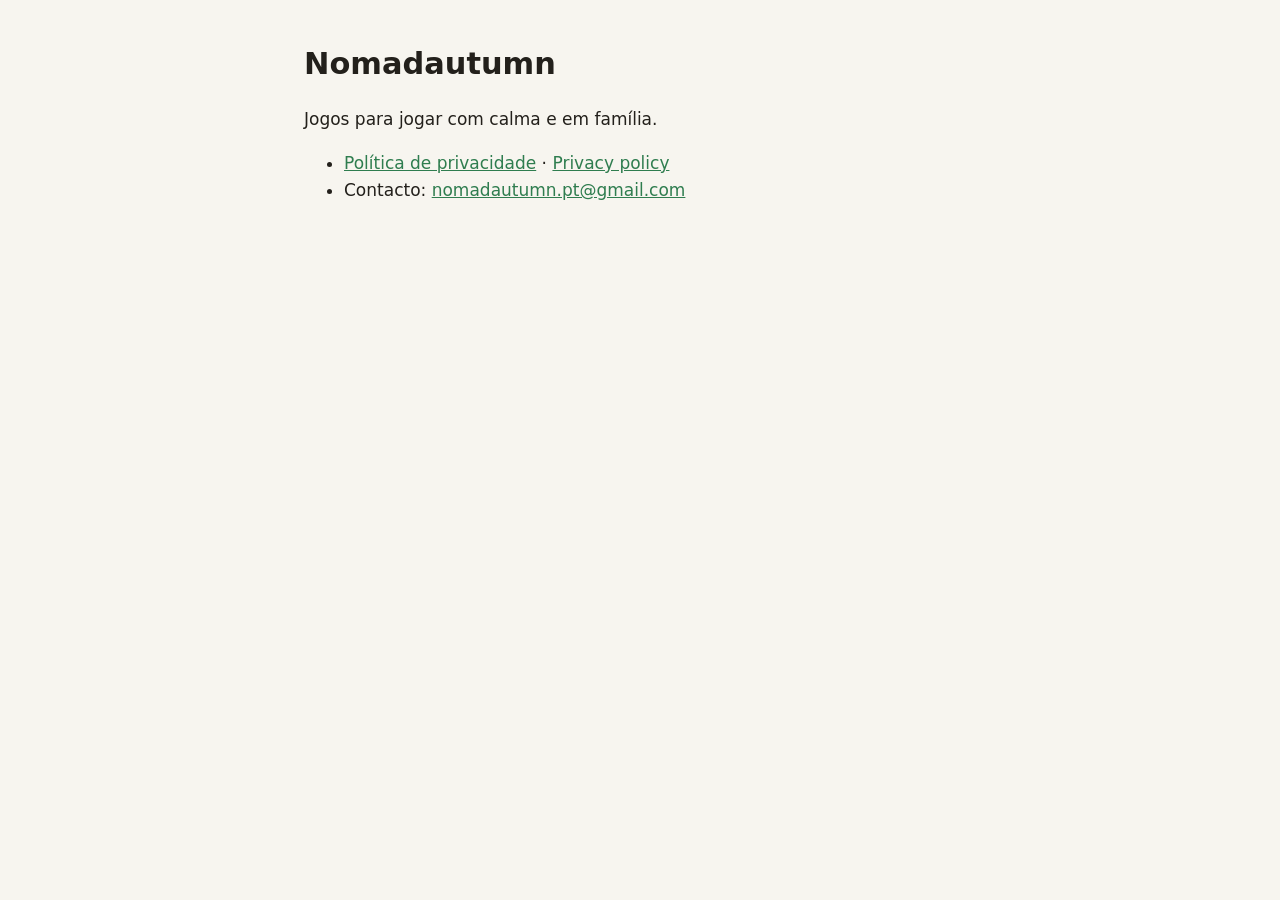
<file: index.html>
<!doctype html>
<html lang="pt-PT">
<head>
<meta charset="utf-8">
<meta name="viewport" content="width=device-width, initial-scale=1">
<title>Nomadautumn</title>
<link rel="stylesheet" href="estilo.css">
</head>
<body>
<main>
<h1>Nomadautumn</h1>
<p>Jogos para jogar com calma e em família.</p>
<ul>
<li><a href="privacidade.html">Política de privacidade</a> · <a href="privacy.html">Privacy policy</a></li>
<li>Contacto: <a href="mailto:nomadautumn.pt@gmail.com">nomadautumn.pt@gmail.com</a></li>
</ul>
</main>
</body>
</html>
</file>
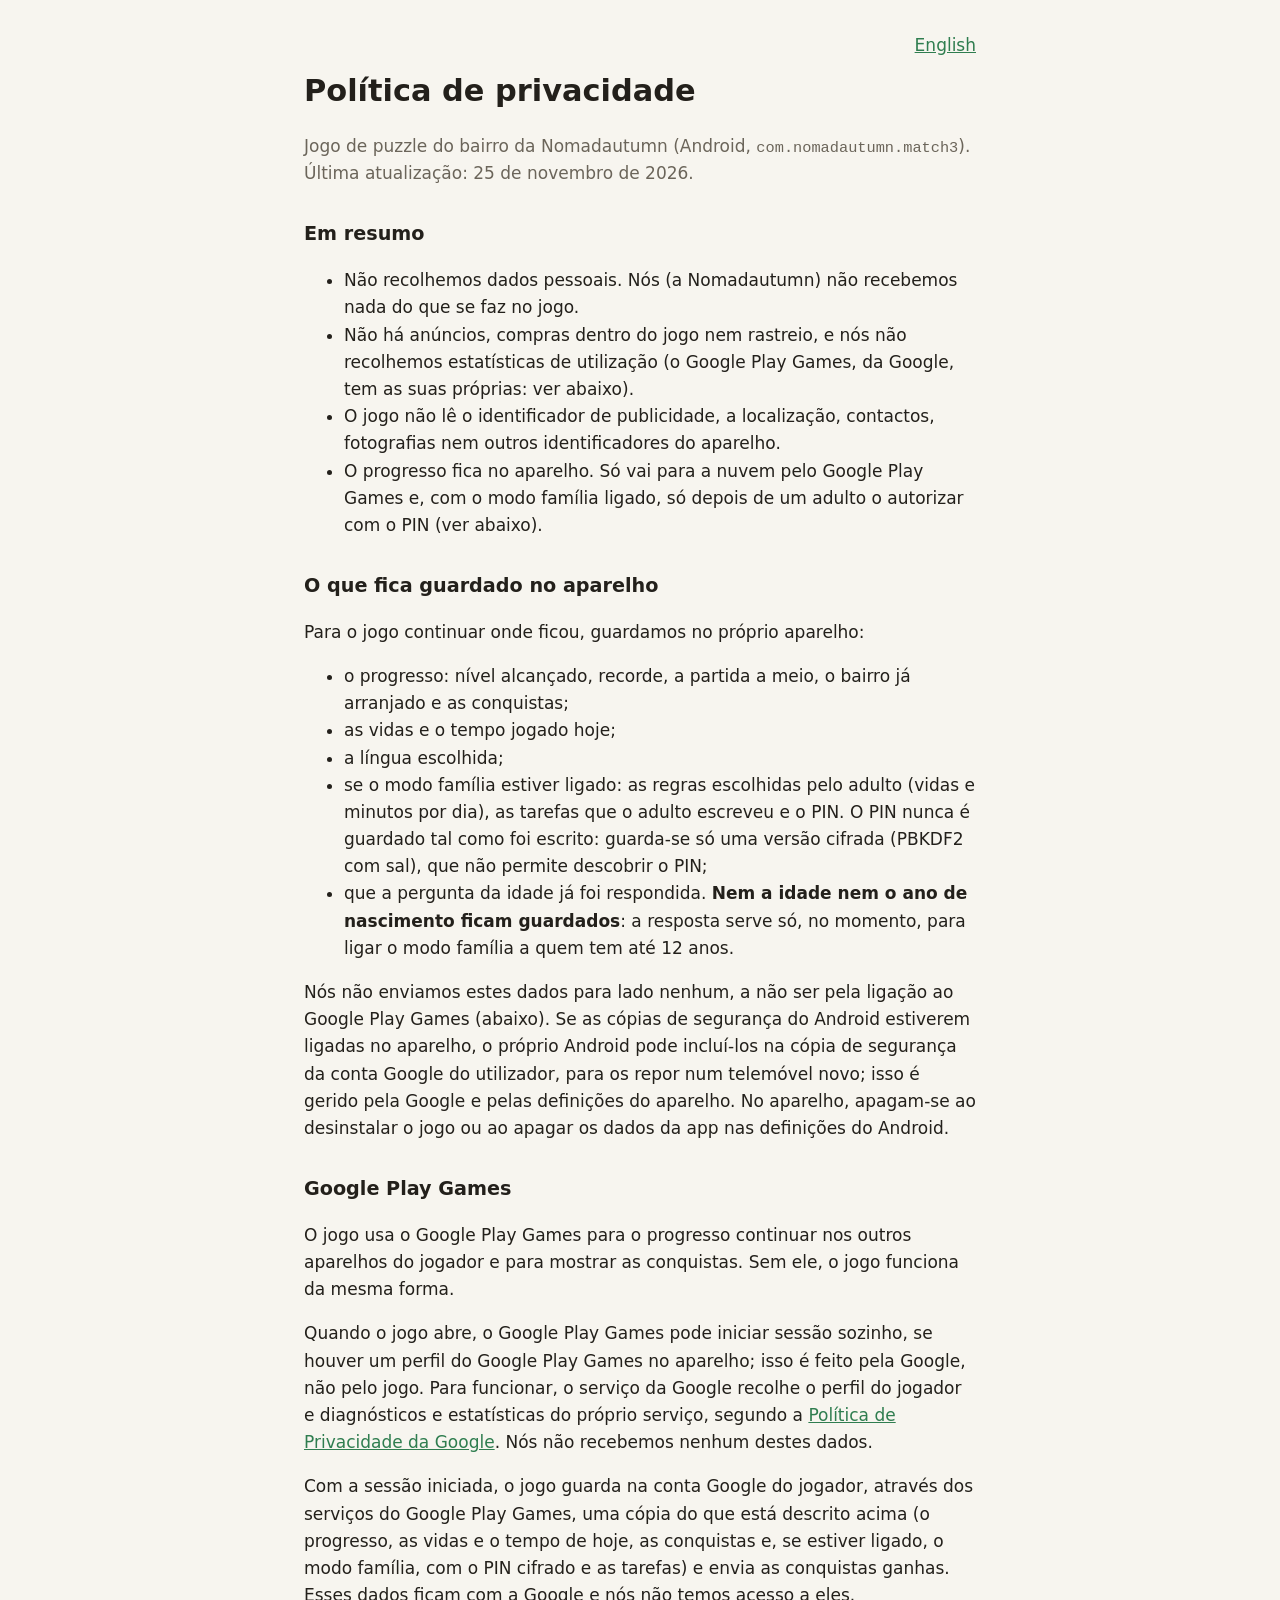
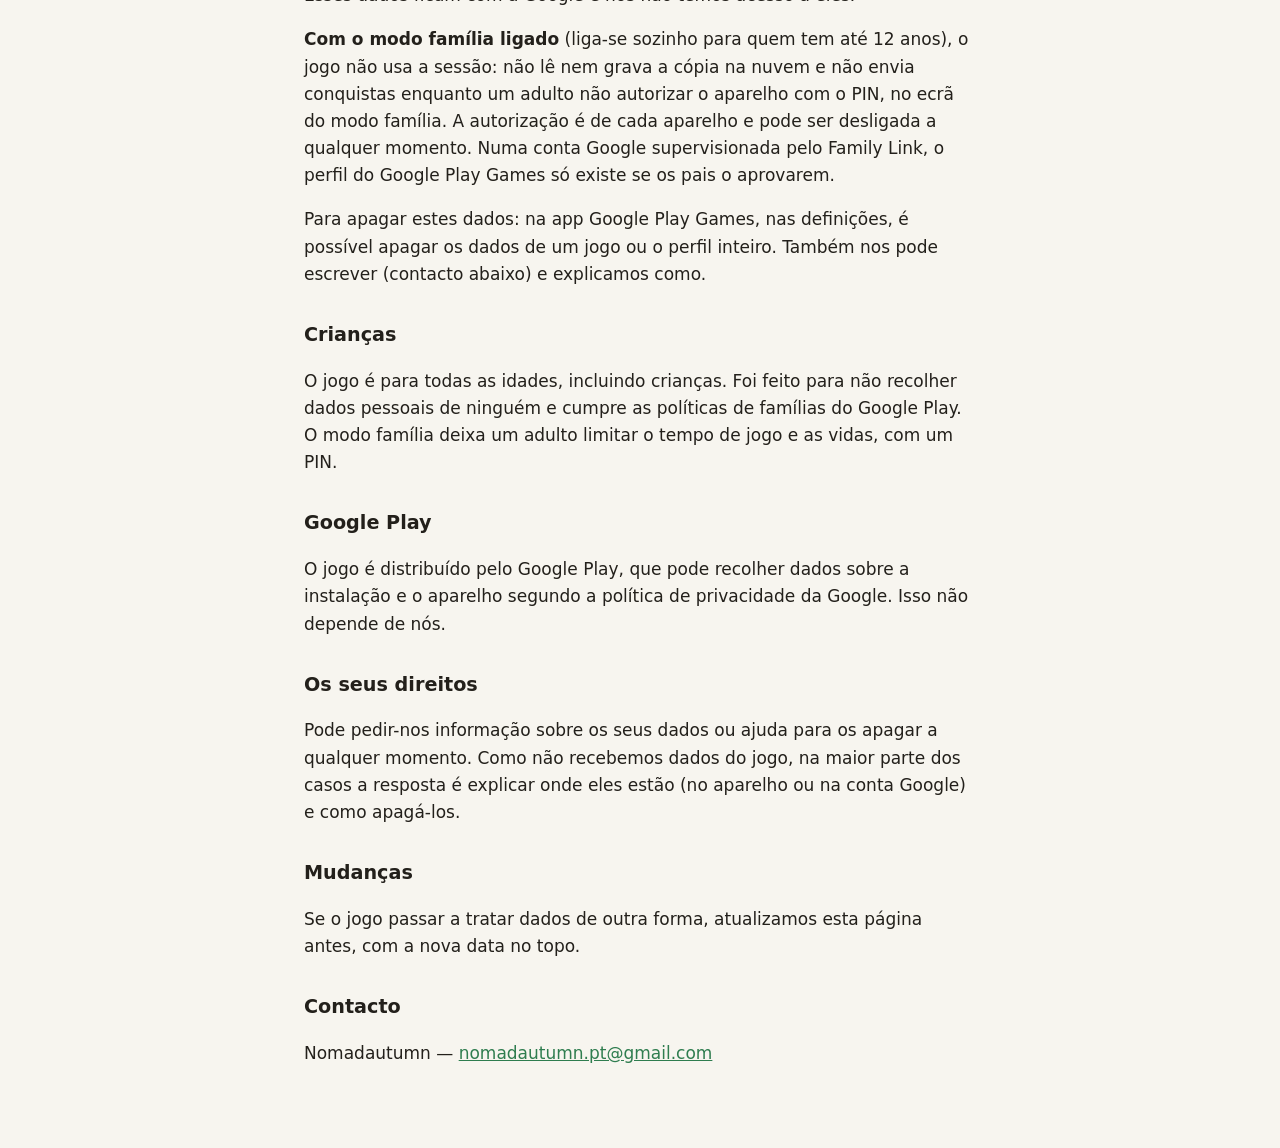
<file: privacidade.html>
<!doctype html>
<html lang="pt-PT">
<head>
<meta charset="utf-8">
<meta name="viewport" content="width=device-width, initial-scale=1">
<title>Política de privacidade — Nomadautumn</title>
<link rel="stylesheet" href="estilo.css">
</head>
<body>
<main>
<p class="lang"><a href="privacy.html" hreflang="en">English</a></p>
<h1>Política de privacidade</h1>
<p class="meta">Jogo de puzzle do bairro da Nomadautumn (Android, <code>com.nomadautumn.match3</code>).<br>
Última atualização: 25 de novembro de 2026.</p>

<h2>Em resumo</h2>
<ul>
<li>Não recolhemos dados pessoais. Nós (a Nomadautumn) não recebemos nada do que se faz no jogo.</li>
<li>Não há anúncios, compras dentro do jogo nem rastreio, e nós não recolhemos estatísticas de utilização (o Google
Play Games, da Google, tem as suas próprias: ver abaixo).</li>
<li>O jogo não lê o identificador de publicidade, a localização, contactos, fotografias nem outros identificadores do
aparelho.</li>
<li>O progresso fica no aparelho. Só vai para a nuvem pelo Google Play Games e, com o modo família ligado, só depois de
um adulto o autorizar com o PIN (ver abaixo).</li>
</ul>

<h2>O que fica guardado no aparelho</h2>
<p>Para o jogo continuar onde ficou, guardamos no próprio aparelho:</p>
<ul>
<li>o progresso: nível alcançado, recorde, a partida a meio, o bairro já arranjado e as conquistas;</li>
<li>as vidas e o tempo jogado hoje;</li>
<li>a língua escolhida;</li>
<li>se o modo família estiver ligado: as regras escolhidas pelo adulto (vidas e minutos por dia), as tarefas que o adulto
escreveu e o PIN. O PIN nunca é guardado tal como foi escrito: guarda-se só uma versão cifrada (PBKDF2 com sal), que
não permite descobrir o PIN;</li>
<li>que a pergunta da idade já foi respondida. <strong>Nem a idade nem o ano de nascimento ficam guardados</strong>: a
resposta serve só, no momento, para ligar o modo família a quem tem até 12 anos.</li>
</ul>
<p>Nós não enviamos estes dados para lado nenhum, a não ser pela ligação ao Google Play Games (abaixo). Se as cópias de
segurança do Android estiverem ligadas no aparelho, o próprio Android pode incluí-los na cópia de segurança da conta
Google do utilizador, para os repor num telemóvel novo; isso é gerido pela Google e pelas definições do aparelho. No
aparelho, apagam-se ao desinstalar o jogo ou ao apagar os dados da app nas definições do Android.</p>

<h2>Google Play Games</h2>
<p>O jogo usa o Google Play Games para o progresso continuar nos outros aparelhos do jogador e para mostrar as
conquistas. Sem ele, o jogo funciona da mesma forma.</p>
<p>Quando o jogo abre, o Google Play Games pode iniciar sessão sozinho, se houver um perfil do Google Play Games no
aparelho; isso é feito pela Google, não pelo jogo. Para funcionar, o serviço da Google recolhe o perfil do jogador e
diagnósticos e estatísticas do próprio serviço, segundo a
<a href="https://policies.google.com/privacy?hl=pt-PT">Política de Privacidade da Google</a>. Nós não recebemos nenhum
destes dados.</p>
<p>Com a sessão iniciada, o jogo guarda na conta Google do jogador, através dos serviços do Google Play Games, uma cópia
do que está descrito acima (o progresso, as vidas e o tempo de hoje, as conquistas e, se estiver ligado, o modo família,
com o PIN cifrado e as tarefas) e envia as conquistas ganhas. Esses dados ficam com a Google e nós não temos acesso a
eles.</p>
<p><strong>Com o modo família ligado</strong> (liga-se sozinho para quem tem até 12 anos), o jogo não usa a sessão: não
lê nem grava a cópia na nuvem e não envia conquistas enquanto um adulto não autorizar o aparelho com o PIN, no ecrã do
modo família. A autorização é de cada aparelho e pode ser desligada a qualquer momento. Numa conta Google supervisionada
pelo Family Link, o perfil do Google Play Games só existe se os pais o aprovarem.</p>
<p>Para apagar estes dados: na app Google Play Games, nas definições, é possível apagar os dados de um jogo ou o perfil
inteiro. Também nos pode escrever (contacto abaixo) e explicamos como.</p>

<h2>Crianças</h2>
<p>O jogo é para todas as idades, incluindo crianças. Foi feito para não recolher dados pessoais de ninguém e cumpre as
políticas de famílias do Google Play. O modo família deixa um adulto limitar o tempo de jogo e as vidas, com um PIN.</p>

<h2>Google Play</h2>
<p>O jogo é distribuído pelo Google Play, que pode recolher dados sobre a instalação e o aparelho segundo a política
de privacidade da Google. Isso não depende de nós.</p>

<h2>Os seus direitos</h2>
<p>Pode pedir-nos informação sobre os seus dados ou ajuda para os apagar a qualquer momento. Como não recebemos dados
do jogo, na maior parte dos casos a resposta é explicar onde eles estão (no aparelho ou na conta Google) e como
apagá-los.</p>

<h2>Mudanças</h2>
<p>Se o jogo passar a tratar dados de outra forma, atualizamos esta página antes, com a nova data no topo.</p>

<h2>Contacto</h2>
<p>Nomadautumn — <a href="mailto:nomadautumn.pt@gmail.com">nomadautumn.pt@gmail.com</a></p>
</main>
</body>
</html>
</file>
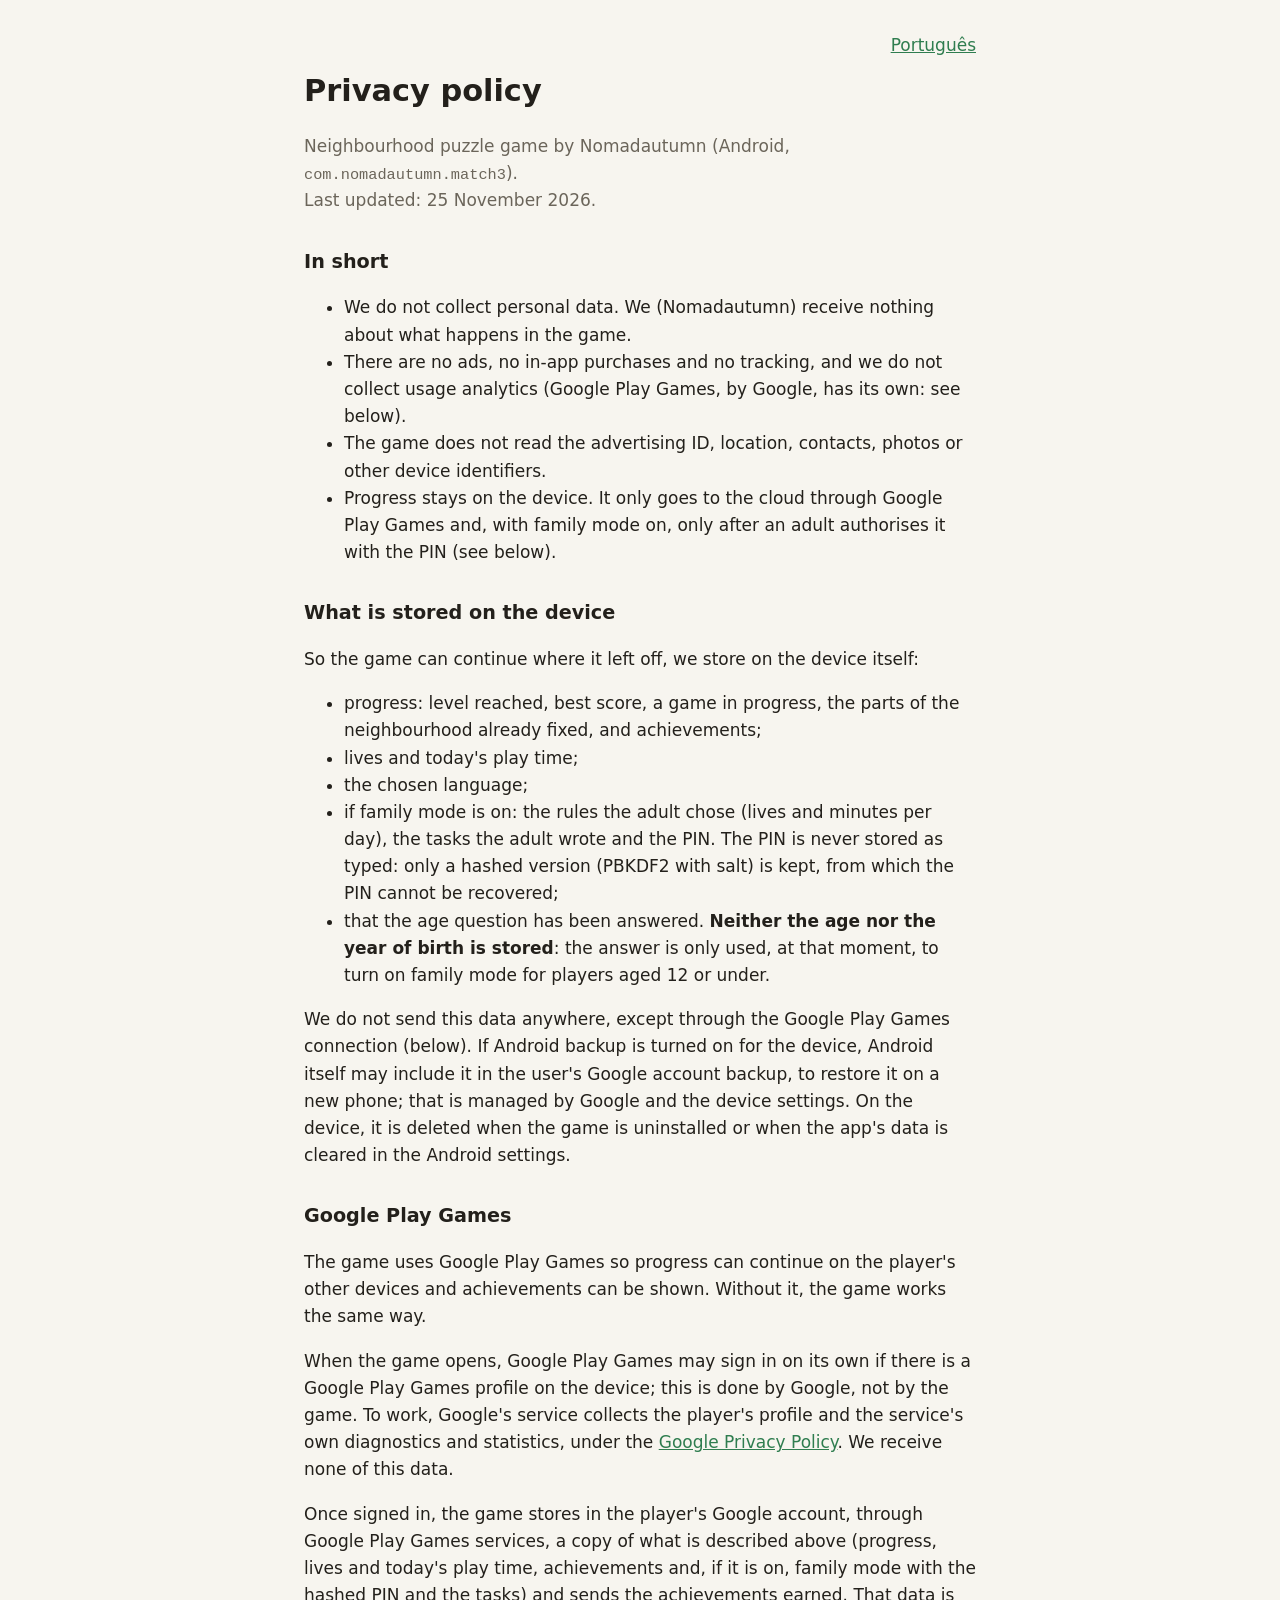
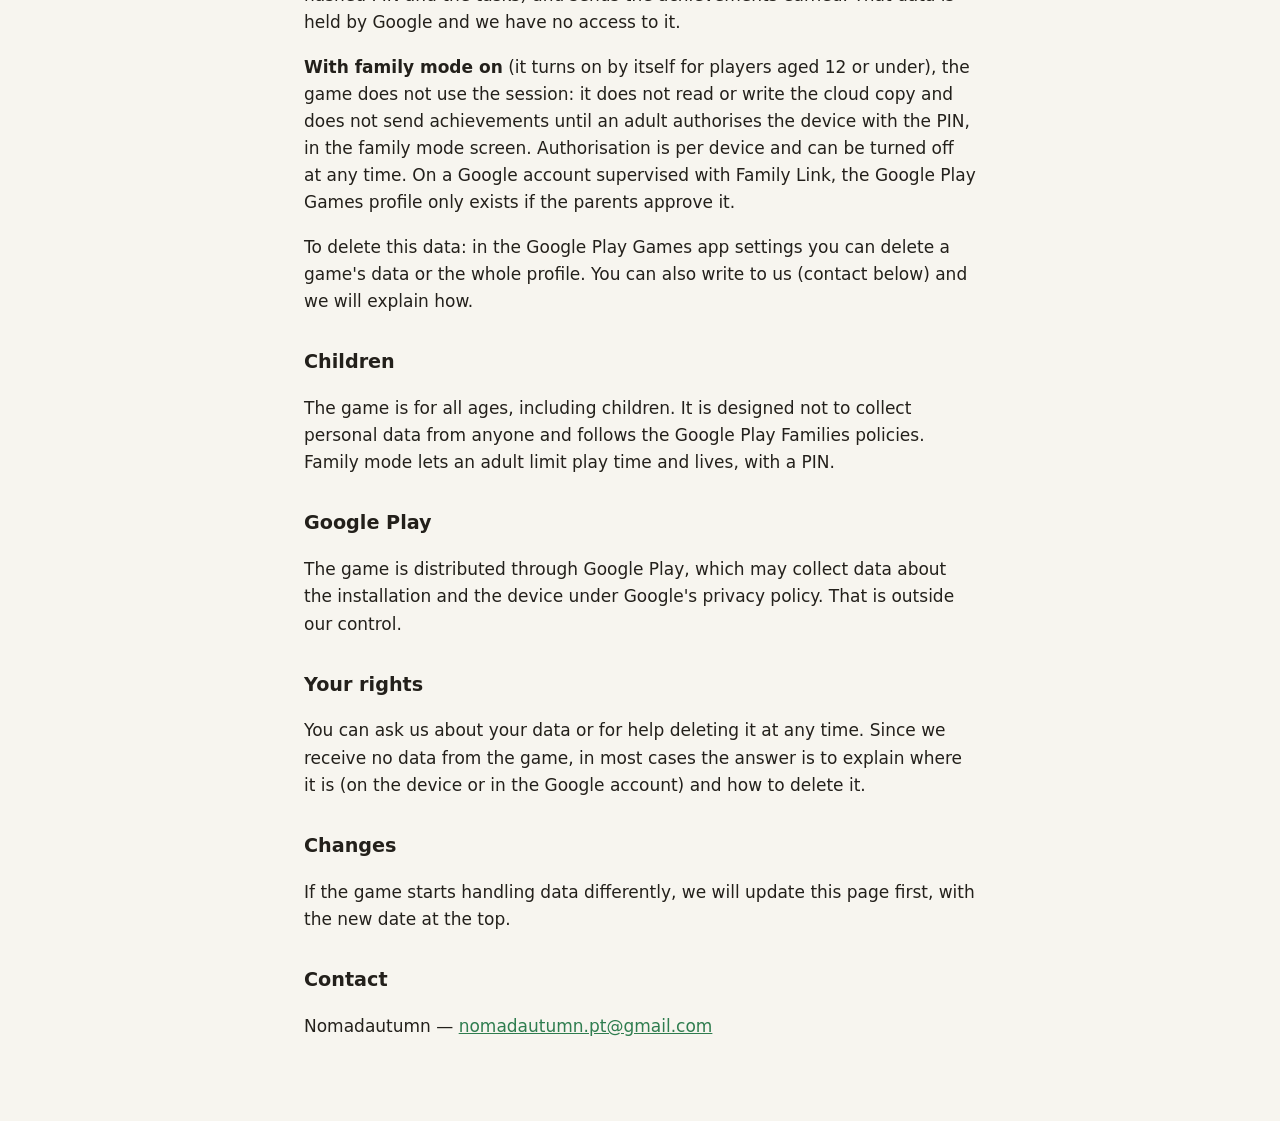
<file: privacy.html>
<!doctype html>
<html lang="en">
<head>
<meta charset="utf-8">
<meta name="viewport" content="width=device-width, initial-scale=1">
<title>Privacy policy — Nomadautumn</title>
<link rel="stylesheet" href="estilo.css">
</head>
<body>
<main>
<p class="lang"><a href="privacidade.html" hreflang="pt-PT">Português</a></p>
<h1>Privacy policy</h1>
<p class="meta">Neighbourhood puzzle game by Nomadautumn (Android, <code>com.nomadautumn.match3</code>).<br>
Last updated: 25 November 2026.</p>

<h2>In short</h2>
<ul>
<li>We do not collect personal data. We (Nomadautumn) receive nothing about what happens in the game.</li>
<li>There are no ads, no in-app purchases and no tracking, and we do not collect usage analytics (Google Play Games, by
Google, has its own: see below).</li>
<li>The game does not read the advertising ID, location, contacts, photos or other device identifiers.</li>
<li>Progress stays on the device. It only goes to the cloud through Google Play Games and, with family mode on, only
after an adult authorises it with the PIN (see below).</li>
</ul>

<h2>What is stored on the device</h2>
<p>So the game can continue where it left off, we store on the device itself:</p>
<ul>
<li>progress: level reached, best score, a game in progress, the parts of the neighbourhood already fixed, and
achievements;</li>
<li>lives and today's play time;</li>
<li>the chosen language;</li>
<li>if family mode is on: the rules the adult chose (lives and minutes per day), the tasks the adult wrote and the PIN.
The PIN is never stored as typed: only a hashed version (PBKDF2 with salt) is kept, from which the PIN cannot be
recovered;</li>
<li>that the age question has been answered. <strong>Neither the age nor the year of birth is stored</strong>: the
answer is only used, at that moment, to turn on family mode for players aged 12 or under.</li>
</ul>
<p>We do not send this data anywhere, except through the Google Play Games connection (below). If Android backup is
turned on for the device, Android itself may include it in the user's Google account backup, to restore it on a new
phone; that is managed by Google and the device settings. On the device, it is deleted when the game is uninstalled or
when the app's data is cleared in the Android settings.</p>

<h2>Google Play Games</h2>
<p>The game uses Google Play Games so progress can continue on the player's other devices and achievements can be
shown. Without it, the game works the same way.</p>
<p>When the game opens, Google Play Games may sign in on its own if there is a Google Play Games profile on the device;
this is done by Google, not by the game. To work, Google's service collects the player's profile and the service's own
diagnostics and statistics, under the <a href="https://policies.google.com/privacy?hl=en">Google Privacy Policy</a>. We
receive none of this data.</p>
<p>Once signed in, the game stores in the player's Google account, through Google Play Games services, a copy of what is
described above (progress, lives and today's play time, achievements and, if it is on, family mode with the hashed PIN
and the tasks) and sends the achievements earned. That data is held by Google and we have no access to it.</p>
<p><strong>With family mode on</strong> (it turns on by itself for players aged 12 or under), the game does not use the
session: it does not read or write the cloud copy and does not send achievements until an adult authorises the device
with the PIN, in the family mode screen. Authorisation is per device and can be turned off at any time. On a Google
account supervised with Family Link, the Google Play Games profile only exists if the parents approve it.</p>
<p>To delete this data: in the Google Play Games app settings you can delete a game's data or the whole profile. You can
also write to us (contact below) and we will explain how.</p>

<h2>Children</h2>
<p>The game is for all ages, including children. It is designed not to collect personal data from anyone and follows
the Google Play Families policies. Family mode lets an adult limit play time and lives, with a PIN.</p>

<h2>Google Play</h2>
<p>The game is distributed through Google Play, which may collect data about the installation and the device under
Google's privacy policy. That is outside our control.</p>

<h2>Your rights</h2>
<p>You can ask us about your data or for help deleting it at any time. Since we receive no data from the game, in most
cases the answer is to explain where it is (on the device or in the Google account) and how to delete it.</p>

<h2>Changes</h2>
<p>If the game starts handling data differently, we will update this page first, with the new date at the top.</p>

<h2>Contact</h2>
<p>Nomadautumn — <a href="mailto:nomadautumn.pt@gmail.com">nomadautumn.pt@gmail.com</a></p>
</main>
</body>
</html>
</file>
<file: estilo.css>
:root {
  --bg: #f7f5ef;
  --ink: #23201b;
  --muted: #6b655a;
  --accent: #2f7d4f;
}
@media (prefers-color-scheme: dark) {
  :root {
    --bg: #1b1d1a;
    --ink: #ece8df;
    --muted: #a8a294;
    --accent: #7cc79b;
  }
}
body {
  margin: 0;
  background: var(--bg);
  color: var(--ink);
  font: 17px/1.6 system-ui, -apple-system, "Segoe UI", Roboto, sans-serif;
}
main {
  max-width: 42rem;
  margin: 0 auto;
  padding: 2rem 1rem 4rem;
}
h1 { font-size: 1.9rem; margin: 0.5rem 0; }
h2 { font-size: 1.2rem; margin-top: 2rem; }
a { color: var(--accent); }
.meta, .lang { color: var(--muted); }
.lang { text-align: right; margin: 0; }
code { font-size: 0.9em; }
</file>
